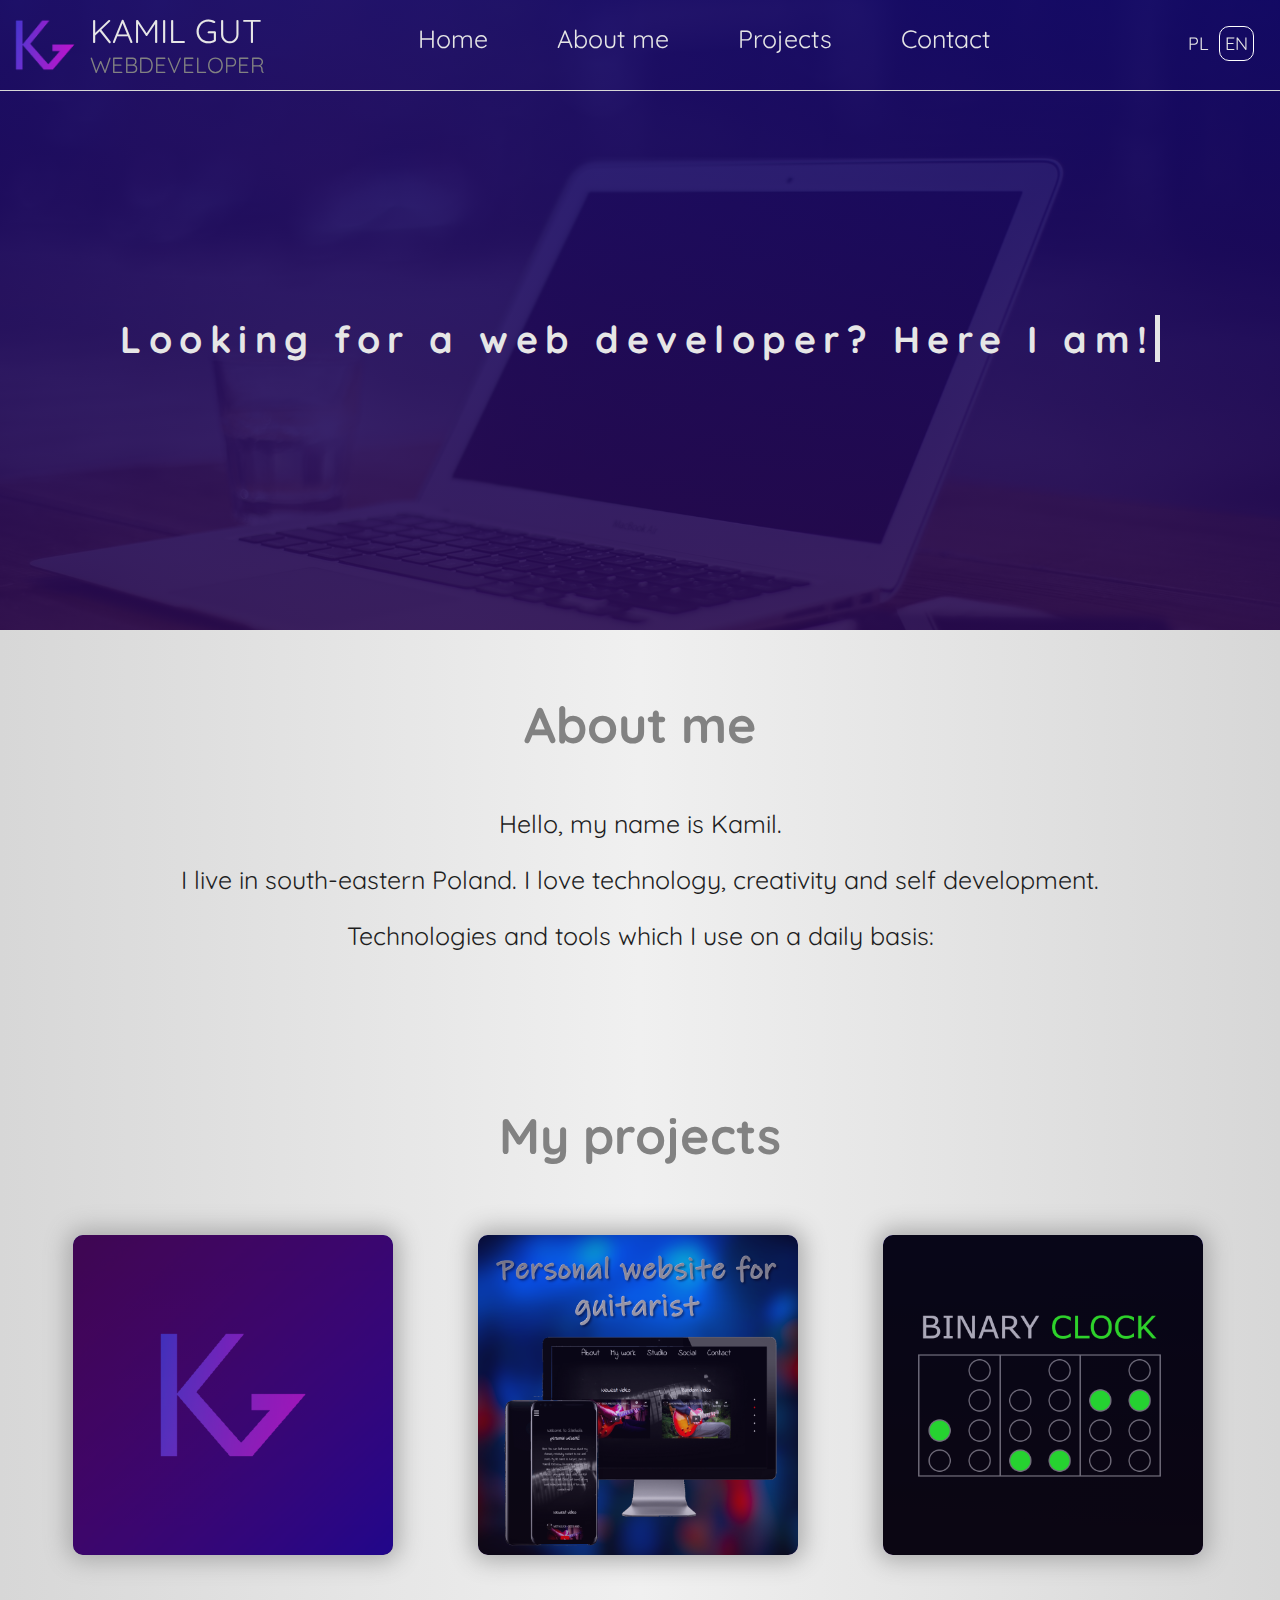
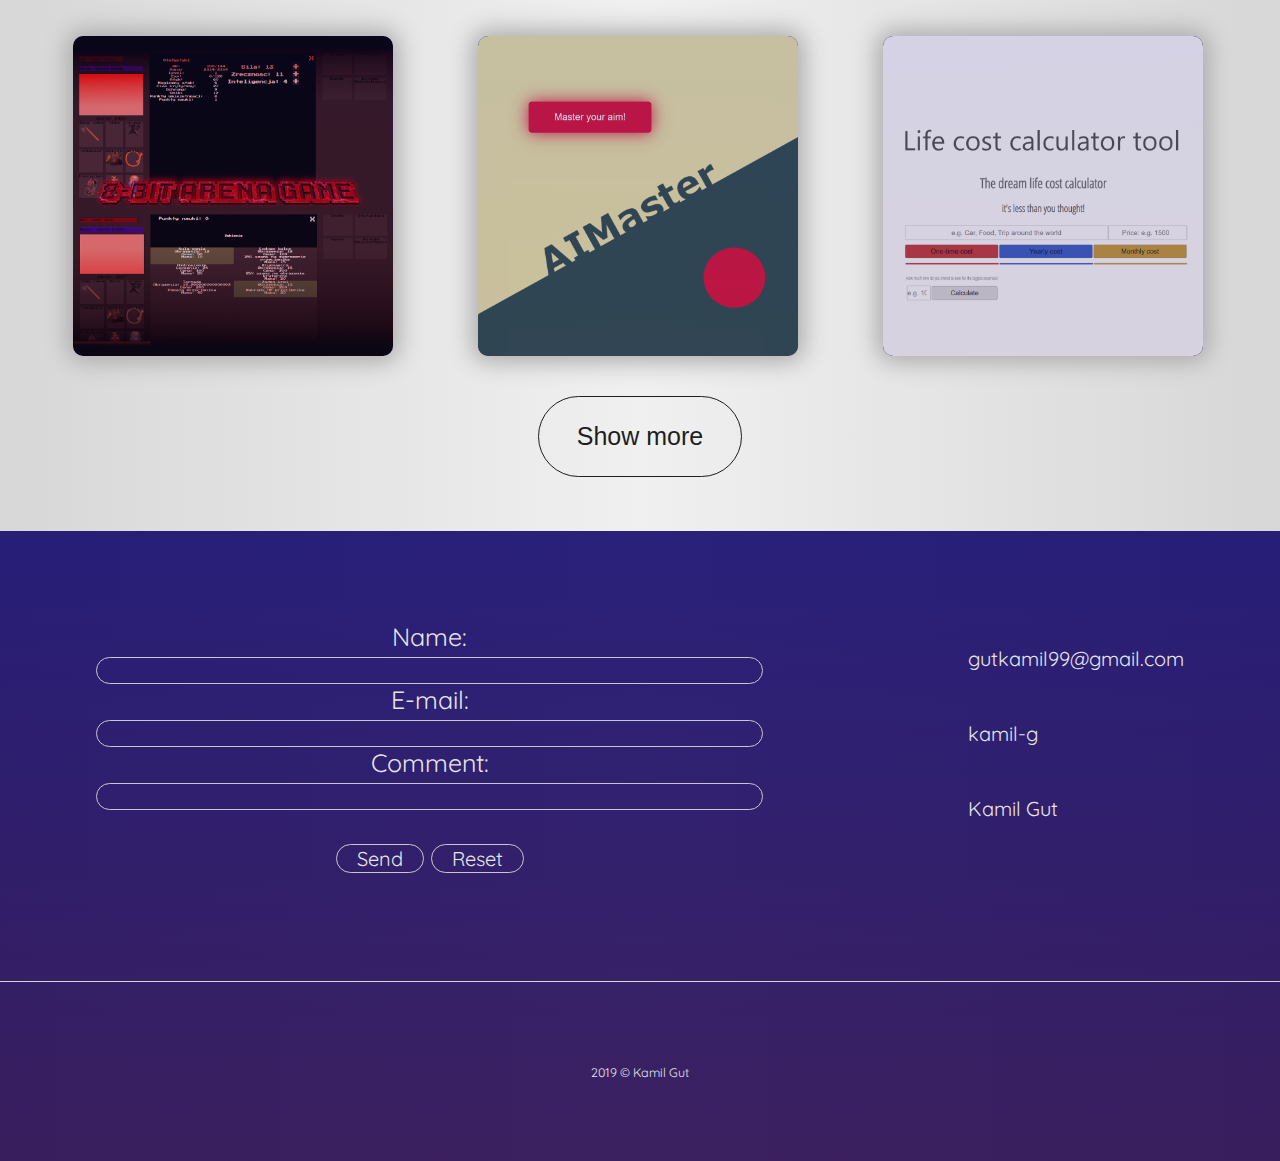
<file: index.html>
<!DOCTYPE html>
<html lang="en">
<head>
    <meta charset="UTF-8">
    <meta name="viewport" content="width=device-width, initial-scale=1.0">
    <meta http-equiv="X-UA-Compatible" content="ie=edge">
    <link rel="stylesheet" href="style.css">
    <link rel="icon" href="graphics/icon.png"/>
    <link rel="stylesheet" href="https://use.fontawesome.com/releases/v5.6.3/css/all.css" integrity="sha384-UHRtZLI+pbxtHCWp1t77Bi1L4ZtiqrqD80Kn4Z8NTSRyMA2Fd33n5dQ8lWUE00s/" crossorigin="anonymous">
    <link href="https://fonts.googleapis.com/css?family=Quicksand&display=swap" rel="stylesheet">
    <title>Kamil Gut</title>
</head>
<body>  
    <topnav>
        <div id="nav">
            <div id="logo-image">
                <img src="graphics/logo.png" alt="logo">
                <div id="logo-name">
                    <span id="name">KAMIL GUT</span>
                    <br>
                    <span id="title">WEBDEVELOPER</span>
                </div>
            </div>

            <div id="links">
                <span class="navLinks" id="homeLink">Home</span>
                <span class="navLinks" id="aboutLink">About me</span>
                <span class="navLinks" id="projectsLink">Projects</span>
                <span class="navLinks" id="contactLink">Contact</span>
            </div>

            <i class="fas fa-bars" id="menu"></i>

            <div id="language">
                <span id="pl">PL</span>
                <span id="en">EN</span>
            </div>
        </div>
    
        <div id="home">
            <div id="motto">
                <h1>Hello. My name is Kamil. I'm webdeveloper.</h1>
            </div>
        </div>
    </topnav>

    <span class="bigText" id="toAbout">About me</span>

    <section id="about">
        <div id="description">
            <p>Hello, my name is Kamil.</p> 
            <p>I live in south-eastern Poland. I love creating, creativity and self development.<br></p>
        </div>
        <span id="technologies">Technologies and tools which I use on a daily basis:</span>
        <div id="icons">
            <a href="https://en.wikipedia.org/wiki/HTML" target="_blank"><i class="fab fa-html5"></i></a>
            <a href="https://en.wikipedia.org/wiki/Cascading_Style_Sheets" target="_blank"><i class="fab fa-css3-alt"></i></a>
            <a href="https://en.wikipedia.org/wiki/JavaScript" target="_blank"><i class="fab fa-js-square"></i></a>
            <a href="https://en.wikipedia.org/wiki/Sass_(stylesheet_language)" target="_blank"><i class="fab fa-sass"></i></a>
            <a href="https://en.wikipedia.org/wiki/React_(web_framework)" target="_blank"><i class="fab fa-react"></i></a>
            <a href="https://en.wikipedia.org/wiki/Git" target="_blank"><i class="fab fa-git-square"></i></a>
            <a href="https://en.wikipedia.org/wiki/GitHub" target="_blank"><i class="fab fa-github"></i></a>
            <a href="https://www.sourcetreeapp.com/" target="_blank"><i class="fab fa-sourcetree"></i></a>
        </div>
    </section>

    <span class="bigText" id="toProjects">My projects</span>
    
    <section id="projects">
        <div id="projectsGrid">
            <div class="box" id="b0">
                <img src="graphics/website0.png" alt="projectPreview">
                <button class="boxBtn" id="bb0">Live View</button>
            </div>
            <div class="box" id="b1">
                <img src="graphics/website1.png" alt="projectPreview">
                <button class="boxBtn" id="bb1"  onclick="openInNewTab('https://kapvr.github.io/');">Live View</button>
            </div>
            <div class="box" id="b2">
                <img src="graphics/website3.png" alt="projectPreview">
                <button class="boxBtn" id="bb2" onclick="openInNewTab('https://kamil-g.github.io/Binary-Clock/');">Live View</button>
            </div>
            <div class="box" id="b3">
                <img src="graphics/website4.png" alt="projectPreview">
                <button class="boxBtn" id="bb3" onclick="openInNewTab('https://kamil-g.github.io/Arena-Game/');">Live View</button>
            </div>
            <div class="box" id="b4">
                <img src="graphics/website5.png" alt="projectPreview">
                <button class="boxBtn" id="bb4" onclick="openInNewTab('https://kamil-g.github.io/AIMaster/');">Live View</button>
            </div>
            <div class="box" id="b5">
                <img src="graphics/website2.png" alt="projectPreview">
                <button class="boxBtn" id="bb5" onclick="openInNewTab('https://kamil-g.github.io/Dream-Life-Cost-Calculator/');">Live View</button>
            </div>
            <div class="box" id="b6">
                <img src="graphics/soon.png" alt="projectPreview">
                
            </div>
            <div class="box" id="b7">
                <img src="graphics/soon.png" alt="projectPreview">
                
            </div>
            <div class="box" id="b8">
                <img src="graphics/soon.png" alt="projectPreview">
                
            </div>
        </div>
        <button id="showMore">Show more</button>
    </section>

    <section id="contact">
        <div id="contactTab">
            <div id="email">
                <form action="mailto:gutkamil99@gmail.com" method="post" enctype="text/plain">
                        <span id="emailName">Name:</span><br>
                    <input type="text" name="name" size="50"><br>
                        <span id="emailEmail">E-mail:</span><br>
                    <input type="text" name="mail" size="50"><br>
                        <span id="emailComment">Comment:</span><br>
                    <input type="text" name="comment" size="50"><br><br>
                    <input class="btn" id="emailSend" type="submit" value="Send">
                    <input class="btn" id="emailReset" type="reset" value="Reset">
                </form>   
            </div>
            <div id="socials">
                <p class="info"><i class="far fa-envelope"></i>gutkamil99@gmail.com</p>
                <p class="info"><a href="https://github.com/kamil-g"><i class="fab fa-github"></i> kamil-g</a></p>
                <p class="info"><a href="https://www.linkedin.com/in/kamil-gut-42108817b/"><i class="fab fa-linkedin-in"></i>Kamil Gut</a></p>
            </div>
        </div>
        <footer>
                2019 © Kamil Gut
        </footer>
    </section>
    
    <script src="script.js"></script>


</body>
</html>
</file>
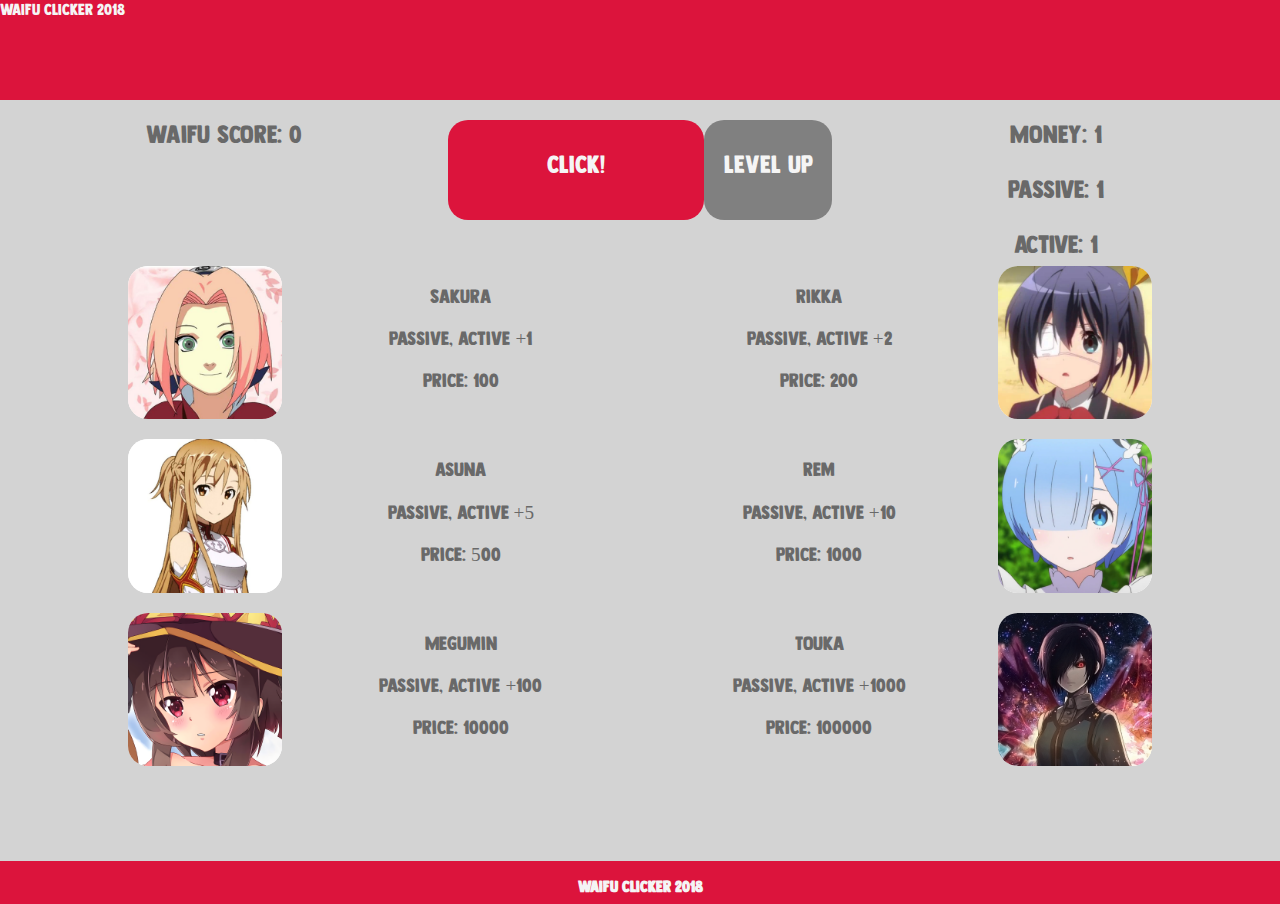
<file: project1/index.html>
<!DOCTYPE html>
<html lang="en">
<head>
    <meta charset="UTF-8">
    <title>Waifu Clicker 2018</title>
    <link rel="shortcut icon" href="waifu.ico">
    <link rel="stylesheet" type="text/css" href="style.css">
</head>
<body onload="moneyCount()">
    <div class="container">
        <div class="topnav">WAIFU CLICKER 2018</div>
        <div class="content">
            <div id="score">
                <div id="scoreleft">s</div>
                <div id="scorebutton" onclick="moneyClick()" class="noselect"><br>CLICK!</div>
                <div id="levelbutton" onclick="levelUp()" class="noselect"><br>LEVEL UP</div>
                <div id="scoreright"></div>
            </div>
            <div id="waifus">
                <div class="waifuleft"><img src="waifu1.png" alt="Waifu1" class="buyleft" onclick="waifu(1)"></img><div class="descriptionleft"><p></p>Sakura<p>Passive, Active +1</p><p >Price: 100</p></div></div>
                <div class="waifuright"><img src="waifu2.png" alt="Waifu2" class="buyright" onclick="waifu(2)"</img><div class="descriptionright"><p></p>Rikka<p>Passive, Active +2</p><p >Price: 200</p></div></div>
                <div class="waifuleft"><img src="waifu3.png" alt="Waifu3" class="buyleft" onclick="waifu(5)"></img><div class="descriptionleft"><p></p>Asuna<p>Passive, Active +5</p><p >Price: 500</p></div></div>
                <div class="waifuright"><img src="waifu4.png" alt="Waifu4" class="buyright" onclick="waifu(10)"></img><div class="descriptionright"><p></p>Rem<p>Passive, Active +10</p><p >Price: 1000</p></div></div>
                <div class="waifuleft"><img src="waifu5.png" alt="Waifu5" class="buyleft" onclick="waifu(100)"></img><div class="descriptionleft"><p></p>Megumin<p>Passive, Active +100</p><p >Price: 10000</p></div></div>
                <div class="waifuright"><img src="waifu6.png" alt="Waifu6" class="buyright" onclick="waifu(1000)"></img><div class="descriptionright"><p></p>Touka<p>Passive, Active +1000</p><p >Price: 100000</p></div></div>
                
                <div id="pusher"></div>
            </div>
        </div>
        <div class="push"></div>
        <div class="footer"><p><b>Waifu Clicker 2018</b></p></div>
    </div>
    <script src="scripts.js"></script>
</body>
</html>
</file>
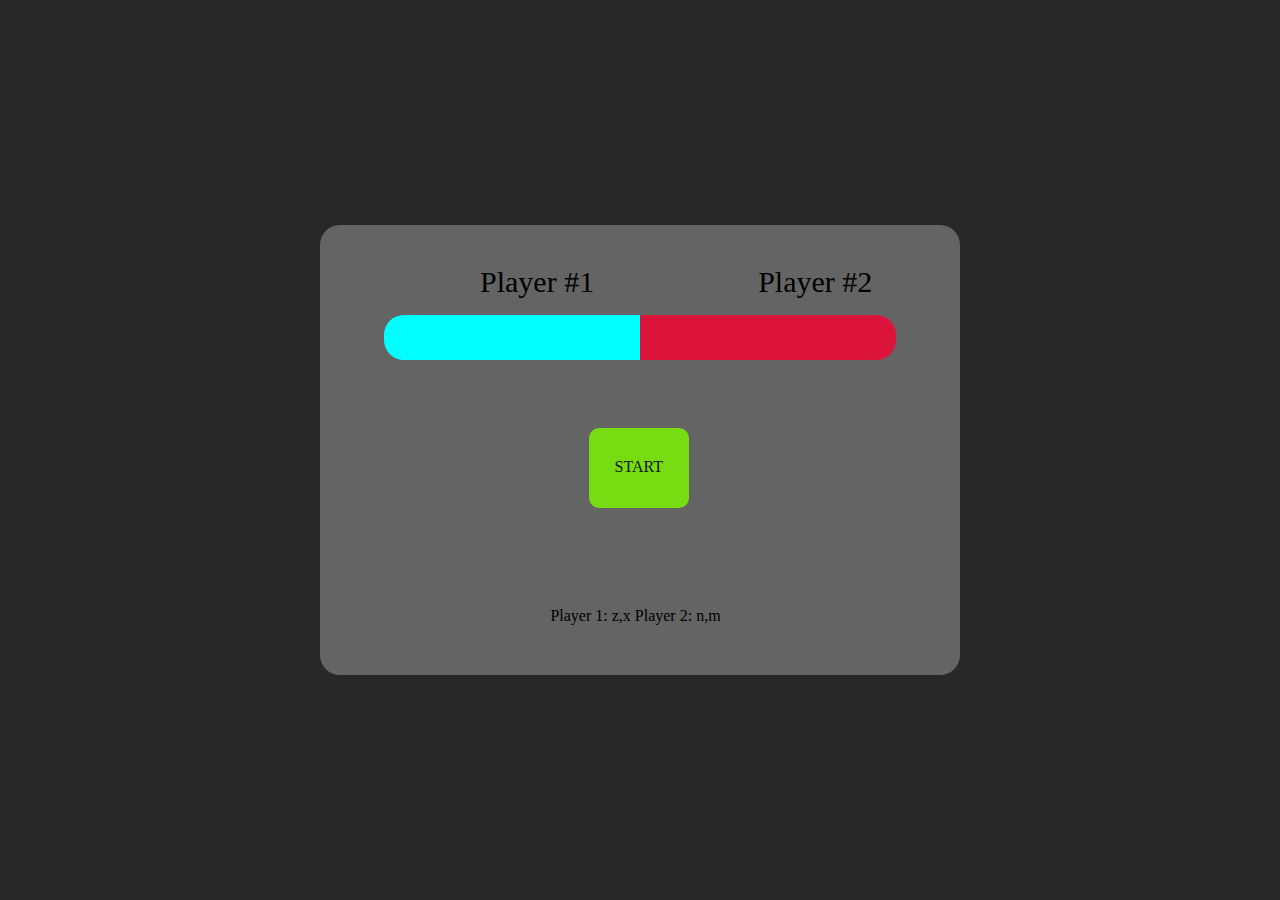
<file: project2/index.html>
<!DOCTYPE html>
<html lang="en">
    <head>
        <meta charset="UTF-8">
        <title>Fast Fingers</title>
        <link rel="stylesheet" href="style.css">
    </head>
    <body>
        <article class="box">
            <span class="players">
            <span class="info">Player #1</span>
            <span class="info">Player #2</span>
            </span> 
            <section class="bar">                       
                <div class="player1"></div>
                <div class="player2"></div>
            </section>
            <section class="start">
                <span class="starter">START</span>
            </section>
            <section class="controlsText">
                <span>Player 1: z,x
                Player 2: n,m</span>
            </section>
            <section class="controls">
                <b>
                <span class="controlButton" id="btn1">Z</span>
                <span class="controlButton" id="btn2">X</span>
                <span class="spacer"></span>
                <span class="controlButton" id="btn3">N</span>
                <span class="controlButton" id="btn4">M</span>
                </b>
            </section>
        </article>
        <script>
            
            var countToStart = [3,2,1];
            var go = "GO!";
            var gameStarted = false;
            var barFullnessP1 = 50;
            var barFullnessP2 = 50;
            var keys = [122, 120, 110, 109];
            var counting = false;
            
            document.querySelector(".start").addEventListener("click", function(){
                if (counting == false){
                    if (gameStarted == false){
                    setTimeout (function(){counting = true;},0)
                    document.querySelector(".start").style.backgroundColor = "orange";
                    setTimeout (function(){document.querySelector(".starter").innerHTML = countToStart[0]; },)
                    setTimeout (function(){document.querySelector(".starter").innerHTML = countToStart[1]; }, 1000)
                    setTimeout (function(){document.querySelector(".starter").innerHTML = countToStart[2]; }, 2000)
                    setTimeout (function(){document.querySelector(".starter").innerHTML = go; }, 3000)
                    setTimeout (function(){document.querySelector(".start").style.backgroundColor = "red"}, 2950)
                    barFullnessP1 = 50;
                    barFullnessP2 = 50;
                    document.querySelector(".player1").style.width = barFullnessP1 + "%";
                    document.querySelector(".player2").style.width = barFullnessP2 + "%";
                    document.querySelector(".players").innerHTML = '<span class="info">Player #1</span><span class="info">Player #2</span>';
                    setTimeout (function(){gameStarted = true;},3000)
                    setTimeout (function(){counting = false;},3000)
                    }
                }
            });
            
            
            window.onkeypress = function(event) {
                if (event.charCode >= 120 && event.charCode <=122) {
                    if(gameStarted == true){
                        if(barFullnessP1 < 100){
                            barFullnessP1 = barFullnessP1 + 5;
                            barFullnessP2 = barFullnessP2 - 5;
                            document.querySelector(".player1").style.width = barFullnessP1 + "%";
                            document.querySelector(".player2").style.width = barFullnessP2 + "%";
                        }
                        else {
                            document.querySelector(".players").innerHTML = '<section class="winner"><p>PLAYER 1 IS WINNER</p></section>';
                            document.querySelector(".starter").innerHTML = "START";
                            document.querySelector(".start").style.backgroundColor = "lawngreen";
                            gameStarted = false;
                        }
                    } 
                }
                else if (event.charCode >= 109 && event.charCode <=110) {
                    if(gameStarted == true){
                        if(barFullnessP2 < 100){
                            barFullnessP1 = barFullnessP1 - 5;
                            barFullnessP2 = barFullnessP2 + 5;
                            document.querySelector(".player1").style.width = barFullnessP1 + "%";
                            document.querySelector(".player2").style.width = barFullnessP2 + "%";
                        }
                        else {
                            document.querySelector(".players").innerHTML = '<section class="winner"><p>PLAYER 2 IS WINNER</p></section>';
                            document.querySelector(".starter").innerHTML = "START";
                            document.querySelector(".start").style.backgroundColor = "lawngreen";
                            gameStarted = false;
                        }
                    } 
                }
            };
            


        </script> 
    </body>
</html>
</file>
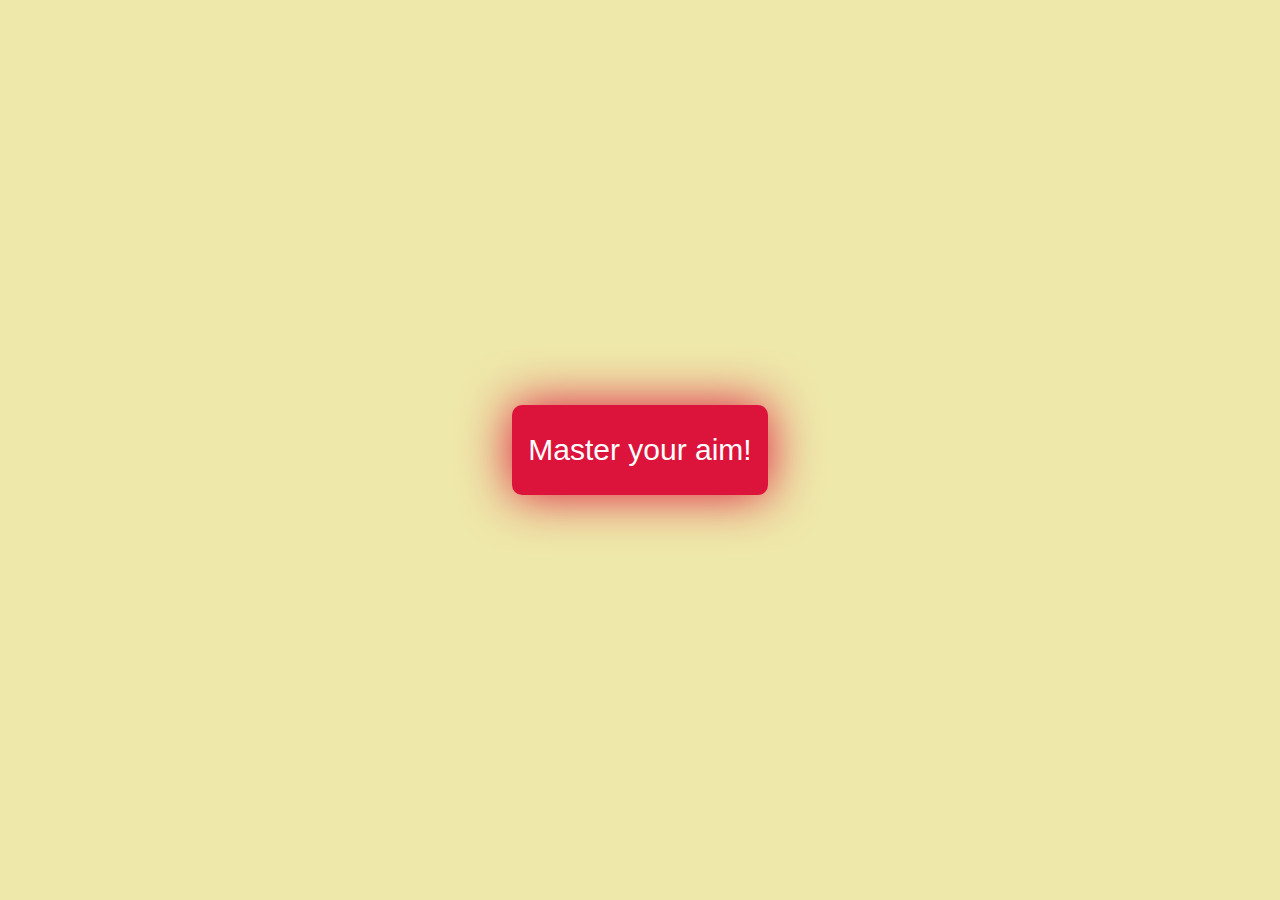
<file: project4/index.html>
<!DOCTYPE html>
<html lang="en">
<head>
    <meta charset="UTF-8">
    <title>AIMaster</title>
    <link rel="stylesheet" href="style.css">
    <link href="https://fonts.googleapis.com/css?family=Thasadith" rel="stylesheet">
</head>
<body>
    <section class="lobby"></section>
    <button>Master your aim!</button>
    
    <section class="gameWindow">
        <div class="object" id="no01"></div>
        <div class="object" id="no02"></div>
        <div class="object" id="no03"></div>
        <div class="object" id="no04"></div>
        <div class="object" id="no05"></div>
        <div class="object" id="no06"></div>
        <div class="object" id="no07"></div>
        <div class="object" id="no08"></div>
        <div class="object" id="no09"></div>
        <div class="object" id="no010"></div>
        <div class="object" id="no011"></div>
        <div class="object" id="no012"></div>
        <div class="object" id="no013"></div>
        <div class="object" id="no014"></div>
        <div class="object" id="no015"></div>
        <div class="object" id="no016"></div>
        <div class="object" id="no017"></div>
        <div class="object" id="no018"></div>
        <div class="object" id="no019"></div>
        <div class="object" id="no020"></div>
        <div class="object" id="no021"></div>
        <div class="object" id="no022"></div>
        <div class="object" id="no023"></div>
        <div class="object" id="no024"></div>
        <div class="object" id="no025"></div>
        <div class="object" id="no026"></div>
        <div class="object" id="no027"></div>
        <div class="object" id="no028"></div>
        <div class="object" id="no029"></div>
        <div class="object" id="no030"></div>
        <div class="object" id="no031"></div>
        <div class="object" id="no032"></div>
        <div class="object" id="no033"></div>
        <div class="object" id="no034"></div>
        <div class="object" id="no035"></div>
        <div class="object" id="no036"></div>
        <div class="object" id="no037"></div>
        <div class="object" id="no038"></div>
        <div class="object" id="no039"></div>
        <div class="object" id="no040"></div>
        <div class="object" id="no041"></div>
        <div class="object" id="no042"></div>
        <div class="object" id="no043"></div>
        <div class="object" id="no044"></div>
        <div class="object" id="no045"></div>
        <div class="object" id="no046"></div>
        <div class="object" id="no047"></div>
        <div class="object" id="no048"></div>
        <div class="object" id="no049"></div>
        <div class="object" id="no050"></div>
    </section>
    
    <script>
        //lobby screen hiding
        document.querySelector("button").addEventListener("click", function(){
            document.querySelector(".lobby").style.transform = "scaleY(0)";
            document.querySelector("button").style.transform = "scaleY(0)";
        });
        
        //initial circle / starting game

        document.querySelector("button").addEventListener("click", createObject);
        
        //variables
        var object = document.getElementById("no0" + Math.floor(Math.random()*49+1));
        var initial = object.addEventListener("click", clickObject);
        
        //new random nr
        function generateNumber(){
            object = document.getElementById("no0" + Math.floor(Math.random()*49+1));
            initial = object.addEventListener("click", clickObject);
        }
        
        //create circle
        function createObject(){
            object.style.backgroundColor = "crimson";
        }
        
        //clicking circles
        function clickObject(){
            object.removeEventListener("click", clickObject);
            object.style.backgroundColor = "darkslategray";
            generateNumber();
            createObject();
        } 
    </script>
</body>
</html>
</file>
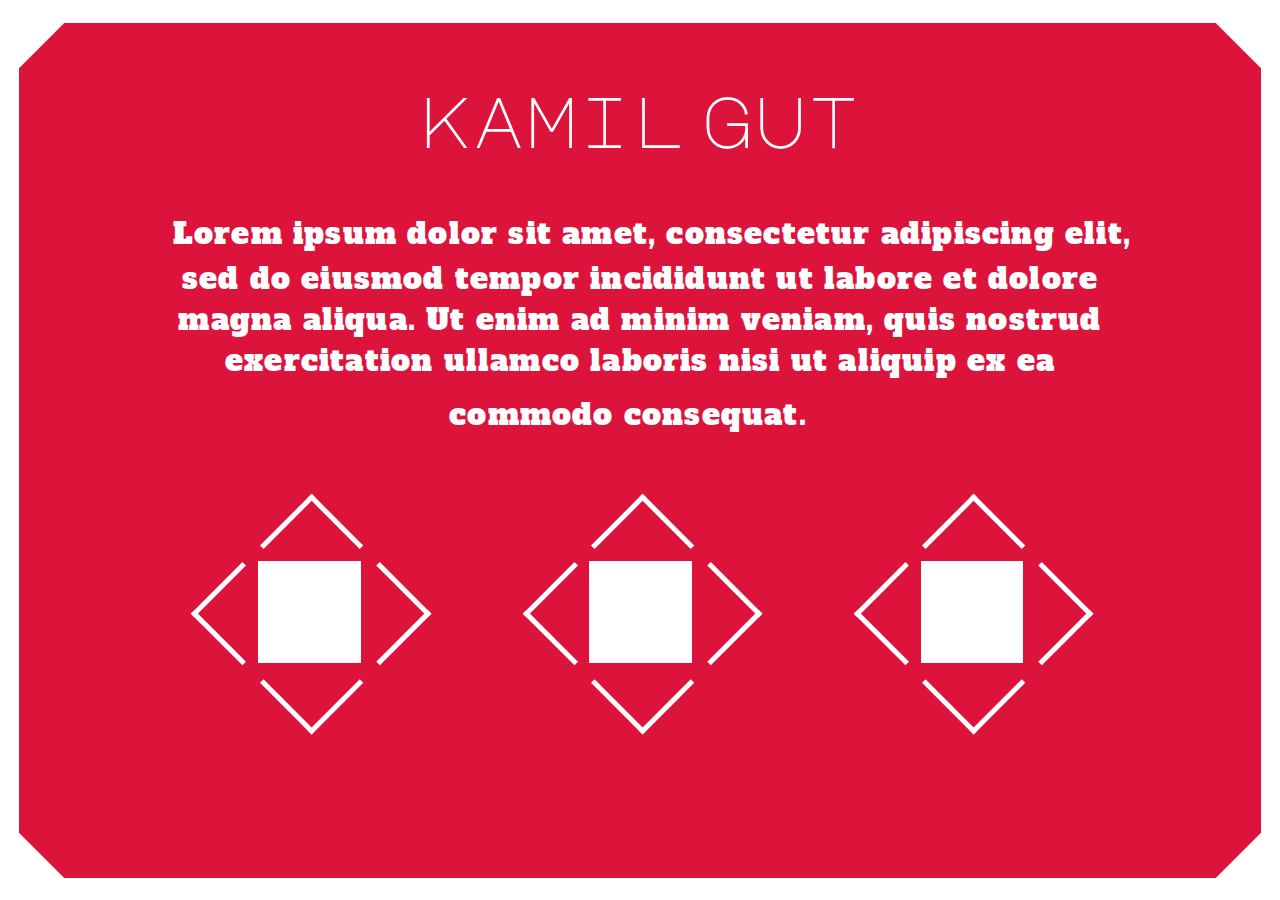
<file: project5/index.html>
<!DOCTYPE html>
<html lang="en">
<head>
    <meta charset="UTF-8">
    <title>KAMILG - Portfolio</title>

    <link rel="stylesheet" href="https://use.fontawesome.com/releases/v5.6.3/css/all.css" integrity="sha384-UHRtZLI+pbxtHCWp1t77Bi1L4ZtiqrqD80Kn4Z8NTSRyMA2Fd33n5dQ8lWUE00s/" crossorigin="anonymous">
    <link href="https://fonts.googleapis.com/css?family=Alfa+Slab+One" rel="stylesheet">
    <link href="https://fonts.googleapis.com/css?family=Major+Mono+Display" rel="stylesheet">
    <link rel="stylesheet" href="mainAndCorners.css">
    <link rel="stylesheet" href="logoQuoteAndFrames.css">
</head>
<body>
    <main>
        <div class="corner" id="c1"></div>
        <div class="corner" id="c2"></div>
        <div class="corner" id="c3"></div>
        <div class="corner" id="c4"></div>
        
                
        <div class="logo">
            <span class="logo1">kamil</span>
            <span class="logo2">gut</span>
        </div>
        
        <div class="quote">
        <i class="fas fa-quote-left"></i><span id="quote">Lorem ipsum dolor sit amet, consectetur adipiscing elit, sed do eiusmod tempor incididunt ut labore et dolore magna aliqua. Ut enim ad minim veniam, quis nostrud exercitation ullamco laboris nisi ut aliquip ex ea commodo consequat.</span><i class="fas fa-quote-right"></i>
        </div>

        <div class="frameBox">
            <div class="frame">
                <div class="elementGrid" id="frame1">
                    <div class="void"></div>
                    <div class="arrow1"></div>
                    <div class="void"></div>
                    <div class="arrow2"></div>
                    <div class="square" id="square1"><div class="transparentText" id="tt1"><i class="fas fa-project-diagram"></i></div></div>
                    <div class="arrow3"></div>
                    <div class="void"></div>
                    <div class="arrow4"></div>
                    <div class="void"></div>
                </div>
            </div>
            <div class="frame">
                <div class="elementGrid" id="frame2">
                    <div class="void"></div>
                    <div class="arrow1"></div>
                    <div class="void"></div>
                    <div class="arrow2"></div>
                    <div class="square" id="square2"><div class="transparentText" id="tt2"><i class="fas fa-user-alt"></i></div></div>
                    <div class="arrow3"></div>
                    <div class="void"></div>
                    <div class="arrow4"></div>
                    <div class="void"></div>
                </div>
            </div>
            <div class="frame">
                <div class="elementGrid" id="frame3">
                    <div class="void"></div>
                    <div class="arrow1"></div>
                    <div class="void"></div>
                    <div class="arrow2"></div>
                    <div class="square" id="square3"><div class="transparentText" id="tt3"><i class="fas fa-envelope"></i></div></div>
                    <div class="arrow3"></div>
                    <div class="void"></div>
                    <div class="arrow4"></div>
                    <div class="void"></div>
                </div>
            </div>
        </div>
        
        
    </main>
    <script src="breathing.js"></script>
    <script src="frames.js"></script>
</body>
</html>
</file>
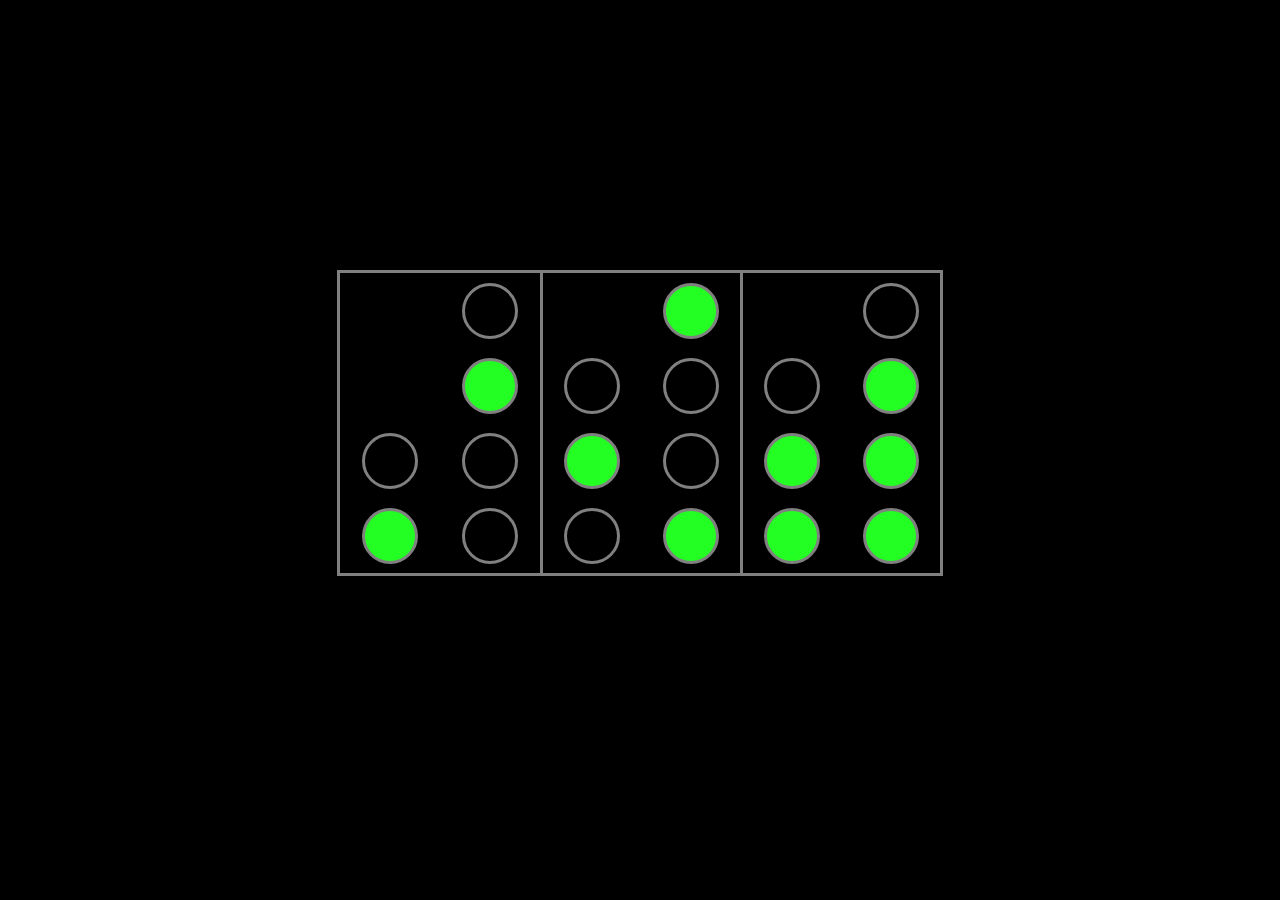
<file: project6/index.html>
<!DOCTYPE html>
<html lang="en">
<head>
    <meta charset="UTF-8">
    <title>Binary clock</title>
    <link rel="stylesheet" href="style.css">
</head>
<body>
    <div class="clockFace">
        <div id="leftSection">
            <div class="led" id="h0c0"></div>
            <div class="led" id="h1c0"></div>
            <div class="led" id="h0c1"></div>
            <div class="led" id="h1c1"></div>
            <div class="led" id="h0c2"></div>
            <div class="led" id="h1c2"></div>
            <div class="led" id="h0c3"></div>
            <div class="led" id="h1c3"></div>
        </div>
        <div id="centralSection">
            <div class="led" id="m0c0"></div>
            <div class="led" id="m1c0"></div>
            <div class="led" id="m0c1"></div>
            <div class="led" id="m1c1"></div>
            <div class="led" id="m0c2"></div>
            <div class="led" id="m1c2"></div>
            <div class="led" id="m0c3"></div>
            <div class="led" id="m1c3"></div>
        </div>
        <div id="rightSection">
            <div class="led" id="s0c0"></div>
            <div class="led" id="s1c0"></div>
            <div class="led" id="s0c1"></div>
            <div class="led" id="s1c1"></div>
            <div class="led" id="s0c2"></div>
            <div class="led" id="s1c2"></div>
            <div class="led" id="s0c3"></div>
            <div class="led" id="s1c3"></div>
        </div>
    </div>
    <script src="script.js"></script>
</body>
</html>
</file>
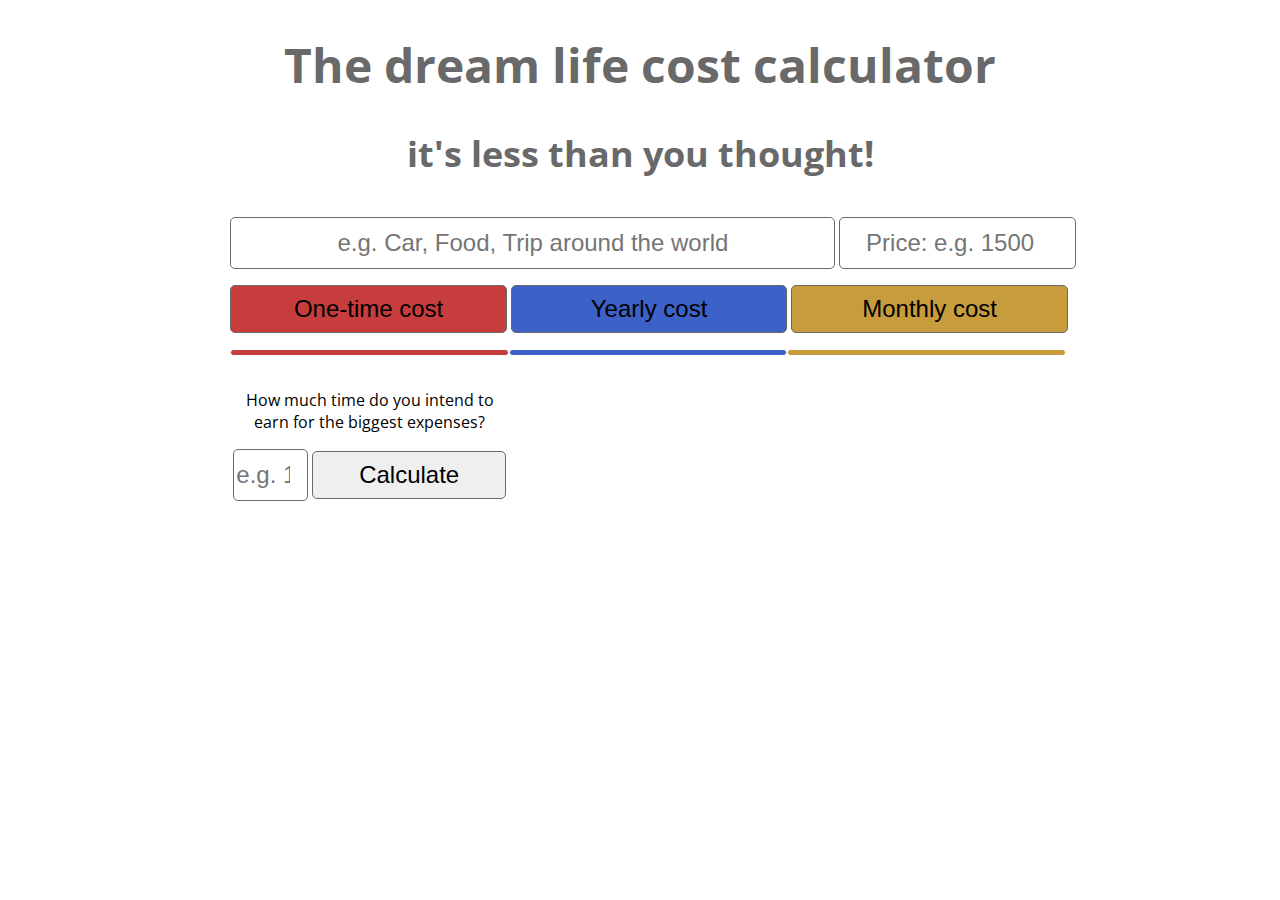
<file: project7/index.html>
<!DOCTYPE html>
<html lang="en">

<head>
    <meta charset="UTF-8">
    <title>Dream Life Cost Calculator</title>
    <link href="https://fonts.googleapis.com/css?family=Open+Sans+Condensed:300" rel="stylesheet">
    <link rel="stylesheet" href="style.css">
</head>

<body>
    <header>
        <p>
            <h1>The dream life cost calculator</h1>
            <h2>it's less than you thought!</h2>
        </p>
    </header>
    <article>

        <section class="box">
            <input type="text" class="inp" placeholder="e.g. Car, Food, Trip around the world">
            <input type="number" class="inp2" placeholder="Price: e.g. 1500">
            <p>
                <button class="btn" id="oneTime">One-time cost</button>
                <button class="btn" id="yearly">Yearly cost</button>
                <button class="btn" id="monthly">Monthly cost</button>
            </p>
        </section>

        <section class="box">
            <div class="listItems" id="oneTimeItems"></div>
            <div class="listItems" id="yearlyItems"></div>
            <div class="listItems" id="monthlyItems"></div>
        </section>


        <section class="box" id="final">
            <div class="calcs" id="settings">
                <p>How much time do you intend to earn for the biggest expenses?</p>
                <input type="number" class="inp3" placeholder="e.g. 10">
                <button class="btn" id="calculate">Calculate</button>
            </div>

            <div class="calcs" id="calculated">
            </div>
        </section>

    </article>

    <footer></footer>
    <script src="calc.js"></script>
</body>

</html>
</file>
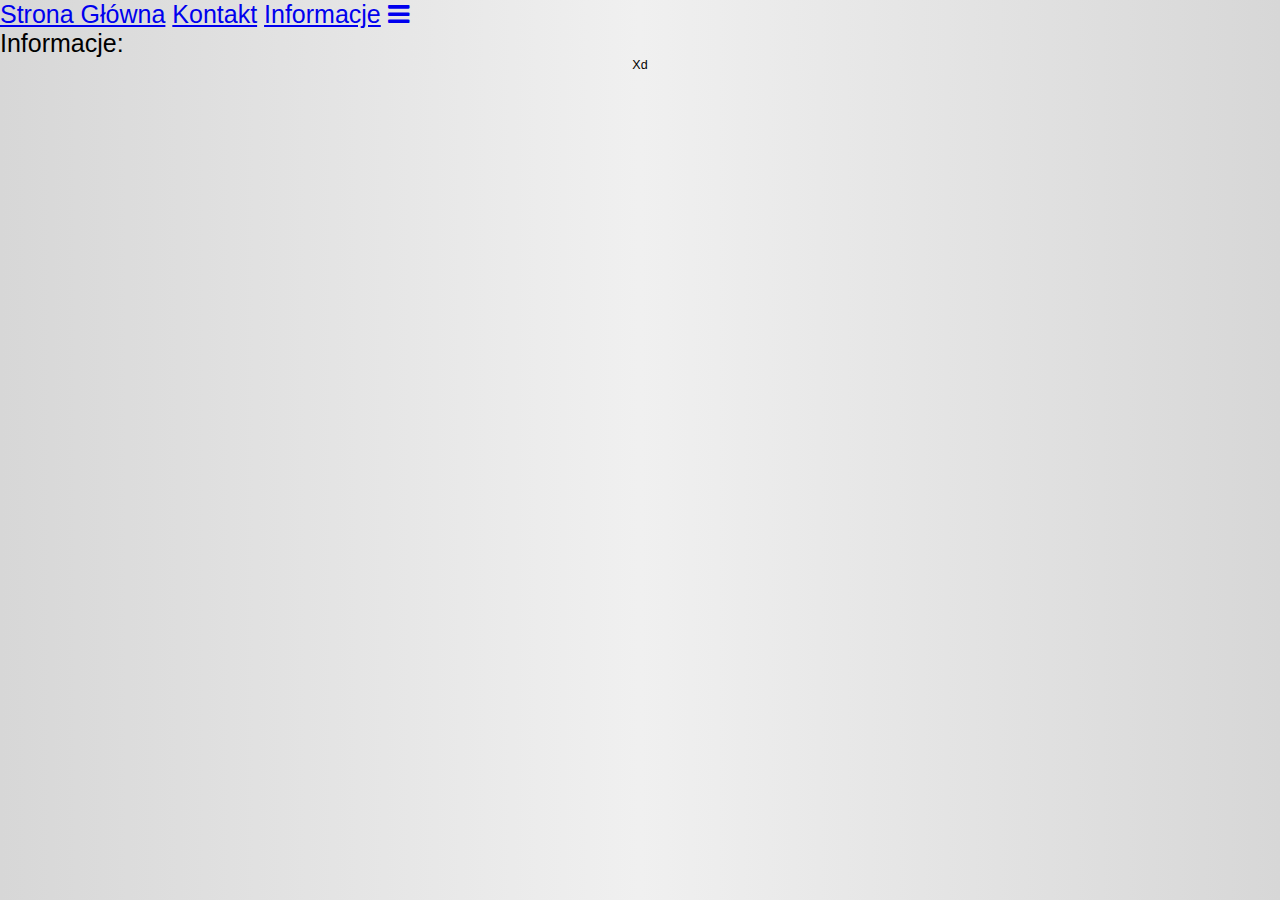
<file: info.html>
<!DOCTYPE html>
<html>
	<head>
		<meta charset="utf-8">
		<title> Informacje </title>
		<link rel="shortcut icon" href="icon.png"/>
		<meta name="viewport" content="width=device-width, initial-scale=1">
		<link rel="stylesheet" href="https://cdnjs.cloudflare.com/ajax/libs/font-awesome/4.7.0/css/font-awesome.min.css">
		<link rel="stylesheet" type="text/css"	href="style.css">
	</head>
	<body>

		<div class="topnav" id="myTopnav">
			<a href="index.html">Strona Główna</a>
			 <a href="#contact">Kontakt</a>
			 <a href="info.html" class="active">Informacje</a>
			 <a href="javascript:void(0);" class="icon" onclick="myFunction()">
			<i class="fa fa-bars"></i>
			</a>
		</div>

		<div style="padding-left:16px">
		</div>

		<div class="content">
			<div class="content-inside">
			Informacje:
			</div>
		</div>
		<footer class="footer">Xd</footer>
		
			<script>
		function myFunction() {
			var x = document.getElementById("myTopnav");
			if (x.className === "topnav") {
				x.className += " responsive";
			} else {
				x.className = "topnav";
			}
		}
		</script>
	</body>
</html>
</file>
<file: style.css>
html, body
{
    background: linear-gradient(to right, rgba(215, 215, 215, 1), rgba(240, 240, 240, 1), rgba(215, 215, 215, 1));
    margin: 0;
    padding: 0;
    font-family: 'Quicksand', sans-serif;
    scroll-behavior: smooth;
    overflow-x: hidden;
    font-size: 30px;
}

topnav
{
    height: 70vh;
    max-width: 100vw;
    background: linear-gradient(rgba(20, 10, 110, 0.9), rgba(40, 10, 80, 0.9)), url("graphics/bg.jpg") no-repeat center center fixed;
    -webkit-background-size: cover;
    -moz-background-size: cover;
    -o-background-size: cover;
    background-size: cover;
    display: block;
    color: rgb(230,230,230);
    overflow-x: hidden;
}

#nav
{
    position: fixed;
    height: 10vh;
    width: 100%;
    display: grid;
    grid-template-columns: repeat(3, auto);
    border-bottom: 1px solid rgb(215, 215, 215);
    transition: .2s;
    z-index: 2;
    max-width: 100vw;
}

#logo-image
{
    height: 10vh;
    width: 100%;
}

#logo-image img
{
    height: 10vh;
    width: 10vh;
}

#logo-name
{
    top: 1.1vh;
    position: absolute;
    left: 10vh;
    height: 10vh;
}

#name
{
    font-size: 33px;
    white-space: nowrap;
}

#title
{
    position: absolute;
    font-size: 22px;
    color: rgb(130,130,130);
}

#links
{
    display: grid;
    grid-template-columns: repeat(4, auto);
    position: absolute;
    width: 50vw;
    left: 30vw;
    right: 20vw;
}

.navLinks
{
    margin-top: 2.5vh;
    cursor: pointer;
    text-align: center;
    white-space: nowrap;
}

.navLinks:after {
    content: "";
    display: block;
    margin: 0 auto;
    width: 75%;
    padding-top: 1vh;
    border-bottom: 0px solid rgb(215, 215, 215);
    transition: ease-out 0.1s;
}

.navLinks:hover:after {
    border-bottom: 1px solid rgb(200, 200, 200);
}

#menu
{
    display: none;
    position: absolute;
    top: 2.5vh;
    font-size: 5vh;
    left: 0;
    width: 100vw;
    text-align: center;
}

#language
{
    margin-top: 3.5vh;
    font-size: 2vh;
    position: absolute;
    right: 2vw;
}

#pl, #en
{
    padding: 5px;
    border-radius: 10px;
    cursor: pointer;
}

#motto
{
    margin-top: 35vh;
    display: inline-block;
    position: absolute;
    left: 50%;
}

#motto h1 
{
    position: relative;
    left: -50%;
    font-size: 1.8rem;
    overflow: hidden;
    border-right: .15em solid rgb(230,230,230);
    white-space: nowrap;
    margin: 0 auto;
    letter-spacing: .20em;
    animation: 
        typing 3s steps(50, end),
        blink-caret .75s step-end infinite;
}

@keyframes typing 
{
    from { width: 0% }
    to { width: 100% }
}

@keyframes blink-caret 
{
    from, to { border-color: transparent }
    50% { border-color: rgb(230,230,230); }
}

#about
{
    color: rgb(30,30,30);
    text-align: center;
    font-size: 1rem;
    margin-left: 5vw;
    margin-right: 5vw;
}

#icons
{
    padding-top: 5vh;
    padding-bottom: 5vh;
    margin-left: 20vw;
    font-size: 2rem;
    width: 50vw;
    display: grid;
    grid-template-columns: repeat(8, auto);
}

#icons a
{
    text-decoration: none;
    color: rgb(50,50,50);
}

#icons i:hover
{
    color: rgb(20, 10, 110)
}

.bigText
{
    font-size: 2rem;
    font-weight: 900;
    color: rgb(130,130,130);
    text-align: center;
    width: 100vw;
    display: block;
    padding-top: 7vh;
    padding-bottom: 3vh;
}

#projectsGrid
{
    display: grid;
    grid-template-columns: repeat(3,auto);
    grid-template-rows: repeat(3,auto);
    margin-left: 2.5vw;
    margin-right: 2.5vw;
}

.box
{
    display: flex;
    align-items: center;
    justify-content: center;
    background: linear-gradient(rgba(20, 10, 110, 0.9), rgba(40, 10, 80, 0.9));
    margin: 10%;
    -webkit-box-shadow: 0px 0px 23px 6px rgba(171,171,171,1);
    -moz-box-shadow: 0px 0px 23px 6px rgba(171,171,171,1);
    box-shadow: 0px 0px 23px 6px rgba(171,171,171,1);
    width: 25vw;
    overflow: hidden;
    border-radius: 10px;
}

.box img
{
    width: 25vw;
    height: 100%;
    transition: .2s;
    opacity: 0.8;
    transform: scale(1);
    border-radius: 10px;
}

.box .boxBtn
{
    position: absolute;
    display: none;
    border-radius: 50px;
    background: none;
    border: 1px solid rgb(230,230,230);
    color: rgb(230,230,230);
    font-size: 1rem;
    padding: 1rem;
}

.box .boxBtn:hover
{
    background: rgb(230,230,230);;
    color: rgb(20,20,20);
    cursor: pointer;
}

.box:hover img
{
    opacity: 0.3;
    filter: blur(8px);
    -webkit-filter: blur(8px);
}

.box:hover .boxBtn
{
    display: block;
}

#b6{display: none}
#b7{display: none}
#b8{display: none}

#showMore
{
    position: relative;
    left: 42vw;
    width: 16vw;
    border: 1px solid rgb(30,30,30);
    border-radius: 50px;
    font-size: 1rem;
    color: rgb(30,30,30);
    padding: 1rem;
    margin-bottom: 6vh;  
    background: rgba(0,0,0,0);
    white-space: nowrap;
}

#showMore:hover
{
    cursor: pointer;
    background: rgb(30,30,30);
    color: rgb(230,230,230);
}


#contact
{
    display: grid;
    grid-template-rows: repeat(2,auto);
    min-height: 70vh;
    width: 100vw;
    background: linear-gradient(rgba(20, 10, 110, 0.9), rgba(40, 10, 80, 0.9)), url("graphics/bg.jpg") no-repeat center center fixed;
    -webkit-background-size: cover;
    -moz-background-size: cover;
    -o-background-size: cover;
    background-size: cover;
    color: rgb(230,230,230);
    overflow: hidden;
}

#contactTab
{
    display: grid;
    grid-template-columns: repeat(2,auto);
    height: 50vh;
    width: 100%;
    border-bottom: 1px solid rgb(215, 215, 215);
}

#email
{
    font-size: 1rem;
    text-align: center;
    padding-top: 10vh;
    padding-bottom: 10vh;
    font-family: 'Quicksand', sans-serif;
}

#socials
{
    padding-top: 10vh;
    padding-bottom: 15vh;
    display: grid;
    align-items: center;
    justify-content: center;
    font-size: 0.8rem;
    white-space: nowrap;
    line-height: 50%;
}


#socials a
{
    text-decoration: none;
    color: rgb(230,230,230);
}

#socials i
{
    margin-right: 1vw;
}

input
{
    border: 1px solid rgb(200, 200, 200);
    background-color: rgb(230, 230, 230, 0);
    border-radius: 25px;
    padding-left: 20px;
    padding-right: 20px;
    font-size: 0.8rem;
    color:rgb(230, 230, 230);
    transition: .2s;
}

.btn {
    font-family: 'Quicksand', sans-serif;
}

.btn:hover
{
    background: rgb(230,230,230);;
    color: rgb(20,20,20);
    cursor: pointer;
}

footer
{
    text-align: center;
    font-size: .5rem;
}

@media only screen and (min-width: 1280px) 
{
    ::-webkit-scrollbar 
    {
        width: 7px;
    }
    
    ::-webkit-scrollbar-track 
    {
        background:rgba(215, 215, 215); 
    }
    
    ::-webkit-scrollbar-thumb 
    {
        background: rgba(25, 25, 25); 
        height: 70vh;
    }

    ::-webkit-scrollbar-thumb:hover 
    {
        background: rgba(25, 25, 25); 
    }

}

@media only screen and (max-width: 1600px) 
{

    #motto h1 
    {
        position: relative;
        left: -50%;
        font-size: 1.5rem;
    }
}

@media only screen and (max-width: 1280px) 
{
    html, body
    {
    font-size: 25px;
    }
}

@media only screen and (max-width: 1024px) 
{
    html, body
    {
      font-size: 20px;
    }

    #icons
    {
        margin-left: 10vw;
        width: 70vw;
        max-width: 70vw;
        margin-right: 10vw;
    }

    #contactTab
    {
        display: grid;
        grid-template-columns: repeat(1,auto);
        grid-template-rows: repeat(2,auto);
    }

    #email
    {
        font-size: 1rem;
        text-align: center;
        padding-top: 5vh;
        padding-bottom: 5vh;
    }

    #socials
    {
        padding-top: 0vh;
    }
}

@media only screen and (max-width: 800px) 
{
    #links
    {
        display: none;
        left: 0;
        width: 100vw;
        text-align: center;
        z-index: 0;
        font-size: 2rem;
        color: rgb(30,30,30);
        top: 10vh;
        background: linear-gradient(to right, rgba(215, 215, 215, 1), rgba(240, 240, 240, 1), rgba(215, 215, 215, 1));
    }

    topnav
    {
        height: 10vh;
    }

    #menu
    {
        display: block;
    }

    #projectsGrid
    {
        display: grid;
        grid-template-columns: repeat(2,auto);
        grid-template-rows: repeat(6,auto);
        margin-left: 0;
        margin-right: 0;
    }

    .box
    {
        width: 40vw;
    }

    .box img
    {
        width: 40vw;
    }

    #showMore
    {
        position: relative;
        left: 35vw;
        width: 28vw;
        border: 1px solid rgb(30,30,30);
        border-radius: 50px;
        font-size: 1rem;
        color: rgb(30,30,30);
        padding: 1rem;
        margin-bottom: 6vh;  
        background: rgba(0,0,0,0);
        white-space: nowrap;
    }

    html, body
    {
        font-size: 18px;
    }

    #socials
    {
        margin-top: 3vh;
        margin-bottom: 4vh;
        height: 10vh;
        display: grid;
        align-items: center;
        justify-content: center;
        font-size: 0.75rem;
        white-space: nowrap;
    }

    #name
    {
        display: none;
    }
    
    #title
    {
        display: none;
    }

    #motto h1 
    {
        display: none;
    }
}

@media only screen and (max-width: 600px) {
    html, body
    {
        font-size: 18px;
    }

    #email
    {
        font-size: .8rem;
    }

    #showMore
    {
        padding: .5rem;
        width: 40vw;
        left: 30vw;
    }

    #icons
    {
        font-size: 1.75rem;
    }

    input
    {
        border: 1px solid rgb(200, 200, 200);
        background-color: rgb(230, 230, 230, 0);
        border-radius: 25px;
        padding-left: 20px;
        padding-right: 20px;
        font-size: 0.8rem;
        color:rgb(230, 230, 230);
        transition: .2s;
        max-width: 50vw;
    }
}

@media only screen and (max-width: 400px) {

    #socials
    {
        font-size: 0.8rem;
        margin-top: -4vh;
        display: block;
        text-align: center;
    }
}

@media only screen and (max-height: 600px) {

    #contactTab {
        height: 80vh;
    }

    footer {
        padding-top: 3vh;
        padding-bottom: 3vh;
    }

    #socials {
        margin-top: -2.5%;
        text-align: center;
    }

}

@media only screen and (max-height: 400px) {

    #email
    {
        font-size: 0.75rem;
        text-align: center;
        padding-top: 1vh;
        padding-bottom: 1vh;
    }

    #contactTab
    {
        display: grid;
        grid-template-columns: repeat(2,auto);
        grid-template-rows: repeat(1,auto);
    }

    #icons
    {
        width: 80vw;
        margin-left: 5vw;
    }

    #menu
    {
        top: .5vh;
        font-size: 9vh;
    }

    #language
    {
        margin-top: 2.5vh;
        font-size: 4vh;
        position: absolute;
        right: 2vw;
    }

}
</file>
<file: project1/style.css>
html, body{
    background-color: lightgray;
    padding: 0;
    margin: 0;
    font-family: simplefont;
}

* {
    box-sizing: border-box;
}

@font-face {
    font-family: simplefont;
    src: url(simplefont.otf);
}

.container{
    height: 100vh;
    width:100%;
    float: left; 
}

.topnav{
    background-color: crimson;
    height: 100px;
    width: 100%;
    float: left;
    color: whitesmoke;
}

.content{
    min-height:89%;
    width:100%;
    float: left
}

#score{
    max-height: 100px;
    height: 100px;
    margin-top: 20px;
    font-size: 25px;
    text-align: center;
    color: dimgray;
}

#scoreleft{
    height: 100%;
    width: 35%;
    float: left;
    display: block;
}

#scorebutton{
    background-color: crimson;
    height: 100%;
    min-width: 100px;
    width: 20%;
    float: left;
    display: block;
    border-radius: 20px;
    color: whitesmoke;
}


#scorebutton:hover{
    background-color: cadetblue;
    cursor: pointer;
}

#levelbutton{
    background-color: gray;
    height: 100%;
    min-width: 80px;
    width: 10%;
    float: left;
    display: block;
    border-radius: 20px;
    color: whitesmoke;
    cursor: help;
}

#scoreright{
    height: 100%;
    width: 35%;
    float: right;
    display: block;
}


#waifus{
    height: 100%;
    width: 80vw;
    float: left;
    margin-left: 10vw;
    margin-top: 2%;
    text-align: center;
    font-size: 1.5vw;
    color: dimgrey;
}

#waifus img{
    width: 12vw;
    border-radius: 20px;
    background-color: white;
}

#waifus img:hover{
    cursor: pointer;
    opacity: 0.7;
}

.waifuleft{
    width: 40vw;
    height: 12vw;
    margin-top: 20px;
    float: left;
}

.waifuright{
    width: 40vw;
    height: 12vw;
    margin-top: 20px;
    float: right;
}

.waifuright img{
     float: right;
}

.descriptionleft{
    width: 70%;
    height: 100%;
    float: right;
}

.descriptionright{
    width: 70%;
    height: 100%;
    float: left;
}


@media screen and (max-width: 800px){  
    
    
    #score{
        max-height: 100px;
        height: 100px;
        margin-top: 20px;
        font-size: 4vw;
        text-align: center;
        color: dimgray;
    }
    
    #scoreright{
        height: 100%;
        width: 25vw;
        float: right;
        display: block;
    }
    
    #scorebutton{
        background-color: crimson;
        height: 100%;
        min-width: 100px;
        width: 25vw;
        float: left;
        display: block;
        border-radius: 20px;
        color: whitesmoke;
        margin-left: 5vw;
    }

    #scoreleft{
        height: 100%;
        width: 25vw;
        float: left;
        display: block;
    }

    
    #waifus{
        height: 100%;
        width: 80%;
        float: left;
        margin-left: 20%;
        margin-top: 0;
        text-align: center;
        font-size: 4vw;
        color: dimgrey;
    }
    
    .waifuleft, .waifuright{
        width: 100%;
        margin-top: 30%;
        float: left;
    }
  
    
    .waifuright img, .waifuleft img{
         float: left;
    }
    

    .descriptionleft, .descriptionright{
        width: 70%;
        height: 100%;
        margin-top: -40%;
        float: right;
    }
    
    #waifus img{
        width: 40%;
        border-radius: 20px;
        background-color: white;
    }
}

#pusher{
    width: 40vw;
    height: 3vw;
    margin-top: 20px;
    float: right;
}

@media screen and (max-width: 600px){
    #pusher{
        height: 20vh;
    }    
}

.footer{
    background-color: crimson;
    height: 43px;
    width: 100%;
    float: left;
    font-family: ; 
    margin-top: -40px;
    max-height: 100%;
    text-align: center;
}

.footer p{
    color: whitesmoke;
    text-transform: uppercase;
}

textarea { width:100%; height:10em; padding:.5em; font:13px/1.4 'open sans', sans-serif; }

.noselect {
  -webkit-touch-callout: none; /* iOS Safari */
    -webkit-user-select: none; /* Safari */
     -khtml-user-select: none; /* Konqueror HTML */
       -moz-user-select: none; /* Firefox */
        -ms-user-select: none; /* Internet Explorer/Edge */
            user-select: none; /* Non-prefixed version, currently
                                  supported by Chrome and Opera */
}
</file>
<file: project2/style.css>
html, body{
                background-color: rgb(40,40,40);
                margin: 0;
                padding: 0;
                height: 100%;
                width: 100%;
            }
            
            .box{
                background-color: rgb(100,100,100);
                width: 50vw;
                height: 50vh;
                position: absolute;
                left: 25vw;
                top: 25vh;
                border-radius: 20px;
                box-shadow: 50px solid black;
            }
            
            .bar{
                background-color: dimgray;
                height: 10%;
                width: 80%;
                position: absolute;
                left: 10%;
                top: 20%;
                border-radius: 20px;
                overflow: hidden;
            }
            
            .player1{
                background-color: aqua;
                height: 100%;
                width: 50%;
                float: left;
            }
            
            .player2{
                background-color: crimson;
                height: 100%;
                width: 50%;
                float: right;
            }
            
            .info{
                display: inline-block;
                margin-left: 25%;
                margin-top: 40px;
                font-size: 30px;
            }
            
                          
            .start{
                position: absolute;
                top: 45%;
                left: 42%;
                width: 100px;
                height: 50px;
                text-align: center;
                padding-top: 30px;
                background-color: lawngreen;
                border-radius: 10px;
                transition: .2s;
                opacity: .8;

            }
            
             .start:hover{
                transform: scale(1.1);
                opacity: 1;
                cursor: pointer;
            }
            
            .controls{
                position: absolute;
                display: inline-block;
                bottom: 50px;
                left: 23%;
            }
            
            .controlButton{
                background-color: white;
                display: inline-block;
                font-size: 30px;
                padding: 20px;
                border-radius:10px;
                margin-left: 10px;
                opacity: .75;
            }
            
            #btn1{padding-left: 22px ;padding-right: 22px;}
            #btn3{padding-left: 25px ;padding-right: 25px;}
            
            .spacer{margin-left:170px;}

            .players{text-align: center;}

            .winner{font-size:30px;}

            .controlsText{
                display: none;
                position: absolute;
                bottom: 50px;
                left: 36%;
            }
            
            @media only screen and (max-width: 1300px){
                .controls{display: none}
                .controlsText{display: block}
            }
</file>
<file: project4/style.css>
html, body {
    background-color: black;
    margin: 0;
    padding: 0;
    font-size: 10px;
    font-family: 'Thasadith', sans-serif;
    cursor: crosshair;
}

.lobby {
    font-family: 'Thasadith', sans-serif;
    background-color: palegoldenrod;
    width: 100vw;
    height: 100vh;
    position: absolute;
    transition: .2s;
    z-index: 98;
}

button {
    background-color: crimson;
    height: 10vh;
    width: 20vw;
    border: none;
    position: absolute;
    z-index: 99;
    color: white;
    top: 45vh;
    left: 40vw;
    transition: .1s;
    box-shadow: 1px;
    font-size: 3rem;
    border-radius: 10px;
    cursor: pointer;
    transition: .2s;
    box-shadow: 0 0 50px crimson;
}

button:hover {
    background-color: crimson;
    transform: scale(1.1);
}

.gameWindow{
    background-color: darkslategrey;
    max-height: 100vh;
    width: 100vw;
    height: 48.8vw;
    transform: scale(1);
}

.object{
    background-color: darkslategray;
    width: 10%;
    height: 20%;
    border-radius: 100%;
    float: left;
    display: block;
    font-size: 50px;
    transition: .1s;
}
</file>
<file: project5/mainAndCorners.css>
html, head{
    padding: 0;
    margin: 0;
    max-height: 100vh;
    max-width: 100vw;
    font-family: 'Alfa Slab One', cursive;
}

@media only screen and (max-width: 1280px){
    html, head{
        font-size: 12px;
    }
}

main{
    background-color: crimson;
    height: 95vh;
    width: 97vw;
    top: 2.5vh;
    left: 1.5vw;
    position: absolute;
    overflow: hidden;
    transition: background-color 2s;
}

.corner{
    height: 5vw;
    width: 5vw;
    background-color: white;
    transform: rotate(45deg);
    position: absolute;
}

#c1{
    top: -2.5vw;
    left: -2.5vw;
}

#c2{
    top: -2.5vw;
    right: -2.5vw;
}

#c3{
    bottom: -2.5vw;
    left: -2.5vw;
}

#c4{
    bottom: -2.5vw;
    right: -2.5vw;
}
</file>
<file: project5/logoQuoteAndFrames.css>
.logo{
    width: 80%;
    margin-bottom: 5vh;
    margin-left: 10%;
    font-family: 'Major Mono Display', monospace;
    text-align: center;
    font-size: 6rem;
    margin-top: 5rem;
}

.logo1{
    color: white;
}

.logo2{
    color: white;
    margin-left: -3rem;
}

.transparentText{
    color: crimson; 
    transition: 2s;
}

.transparentText i{
    font-size: 5rem;
    position: absolute;
    left: 22%;
    top:22%;
}

.quote{
    height: auto;
    width: 80%;
    margin-left: 10%;
    text-align: center;
    font-size: 2.5rem;
    color: white;
    letter-spacing: .1rem;
    margin-bottom: 5vh;
}

.quote i{
    font-size: 3.5rem;
    margin-left: 1rem;
    margin-right: 1rem;
}


.frameBox{
    width: 80%;
    height: auto;
    margin-left: 10%;
    display: grid;
    grid-template-columns: repeat(3, 1fr);
    justify-items: center;
}

.frame{
    height: 20vw;
    width: 20vw;
}

.elementGrid{
    display: grid;
    grid-template-columns: repeat(3, 1fr);
    grid-template-rows: repeat(3, 1fr);
    height: 80%;
    width: 80%;
    margin: 10%;
    transform: rotate(0deg);
    transform: scale(1);
    transition: .3s;
}

.arrow1{
    height: 100%;
    width: 100%;
    transform: rotate(45deg);
    border-top: 5px solid white;
    border-left: 5px solid white;
}

.arrow2{
    height: 100%;
    width: 100%;
    transform: rotate(-45deg);
    border-top: 5px solid white;
    border-left: 5px solid white;
}

.arrow3{
    height: 100%;
    width: 100%;
    transform: rotate(135deg);
    border-top: 5px solid white;
    border-left: 5px solid white;
}

.arrow4{
    height: 100%;
    width: 100%;
    transform: rotate(-135deg);
    border-top: 5px solid white;
    border-left: 5px solid white;
}

.square{
    width: 150%;
    margin-left: -24%;
    height: 150%;
    margin-top: -24%;
    transform: rotate(0deg);
    background-color: white;
    transition: .3s;
    cursor: pointer;
    overflow: hidden;
    text-align: center;
}

@media only screen and (max-width: 960px){
    .transparentText i{
        font-size: 3.5rem;
    }
}

@media only screen and (max-width: 800px){
    .transparentText i{
        font-size: 2.5rem;
    }
}

@media only screen and (max-width: 600px){
    .transparentText i{
        font-size: 2rem;
    }
}

@media only screen and (max-width: 1024px){
        .arrow1{
        height: 100%;
        width: 100%;
        transform: rotate(45deg);
        border-top: 4px solid white;
        border-left: 4px solid white;
    }

    .arrow2{
        height: 100%;
        width: 100%;
        transform: rotate(-45deg);
        border-top: 4px solid white;
        border-left: 4px solid white;
    }

    .arrow3{
        height: 100%;
        width: 100%;
        transform: rotate(135deg);
        border-top: 4px solid white;
        border-left: 4px solid white;
    }

    .arrow4{
        height: 100%;
        width: 100%;
        transform: rotate(-135deg);
        border-top: 4px solid white;
        border-left: 4px solid white;
    }
}

@media only screen and (max-width: 650px){
        .arrow1{
        height: 100%;
        width: 100%;
        transform: rotate(45deg);
        border-top: 3px solid white;
        border-left: 3px solid white;
    }

    .arrow2{
        height: 100%;
        width: 100%;
        transform: rotate(-45deg);
        border-top: 3px solid white;
        border-left: 3px solid white;
    }

    .arrow3{
        height: 100%;
        width: 100%;
        transform: rotate(135deg);
        border-top: 3px solid white;
        border-left: 3px solid white;
    }

    .arrow4{
        height: 100%;
        width: 100%;
        transform: rotate(-135deg);
        border-top: 3px solid white;
        border-left: 3px solid white;
    }
}
</file>
<file: project6/style.css>
html, body {
    background-color: black;
    padding: 0;
    margin: 0;
}

.clockFace{
    margin: auto;
    width: 600px;
    height: 300px;
    border: 3px solid gray;
    background-color: black;
    margin-top: 30vh;
    transform: scale(1)
}

#leftSection{
    width: 200px;
    height: 100%;
    float: left;
    border-right: 3px solid gray;
    display: grid;
    grid-template-columns: repeat(2, 1fr);
    grid-template-rows: repeat(4, 1fr);
}

#centralSection{
    width: 197px;
    height: 100%;
    float: left;
    border-right: 3px solid gray;
    display: grid;
    grid-template-columns: repeat(2, 1fr);
    grid-template-rows: repeat(4, 1fr);
}

#rightSection{
    width: 197px;
    height: 100%;
    float: left;
    display: grid;
    grid-template-columns: repeat(2, 1fr);
    grid-template-rows: repeat(4, 1fr);
}

.led {
    height: 50px;
    width: 50px;
    background-color: black;
    border: 3px solid gray; 
    border-radius: 50%;
    margin: auto;
    font-size: 20px;
}

#s0c0{border: none}
#m0c0{border: none}
#h0c0{border: none}
#h0c1{border: none}
</file>
<file: project7/style.css>
html, body{
    background-color: white;
    width: 100vw;
    padding: 0;
    margin: 0;
    background-color: white;
    font-family: 'Open Sans Condensed', sans-serif;
}

header{
    padding-bottom: 1vh;
    width: 100vw;
    text-align: center;
    font-size: 150%;
    color: dimgray;
}

article{
    height: 100%;
    width: 80vw;
    margin-left: 10vw;
    border-radius: 10px;
}

.box{
    height: 100%;
    width: 90%;
    padding-left: 5%;
    float: left;
    margin-left: 5%;
}


.inp{
    text-align: center;
    width: 65%;
    height: 3rem;
    border: 1px solid dimgray;
    border-radius: 5px;
    font-size: 1.5rem;
}

.inp2{
    text-align: center;
    width: 25%;
    height: 3rem;
    border: 1px solid dimgray;
    border-radius: 5px;
    font-size: 1.5rem;
}

.btn{
    width: 30%;
    height: 3rem;
    border: 1px solid dimgray;
    border-radius: 5px;
    font-size: 1.5rem;
    cursor: pointer;
}

.btn:hover{
    transition: .3s;
    opacity: .9;
}

#oneTime{
    background-color: #c73c3c;
}

#monthly{
    background-color: #c79c3c;
}

#yearly{
    background-color: #3c61c7;
}

.listItems{
    width: 30%;
    min-height: 5px;
    float: left;
    border: 1.5px solid white;
    border-radius: 5px;
    color: black;
    text-align: center;
}

#oneTimeItems{
    background-color: #c73c3c;
}

#yearlyItems{
    background-color: #3c61c7;
}

#monthlyItems{
    background-color: #c79c3c;
}

.calcs{
    background-color: white;
    min-height: 5px;
    float: left;
    border: 1.5px solid white;
    border-radius: 5px;
}

#settings{
    width: 30%;
    text-align: center;
}

#calculated{
    width: 60%;
}

.inp3{
    text-align: center;
    width: 25%;
    height: 3rem;
    border: 1px solid dimgray;
    border-radius: 5px;
    font-size: 1.5rem;
}

#calculate{
    width: 70%;
}

#final{
    margin-top: 1.5%;
}
</file>
